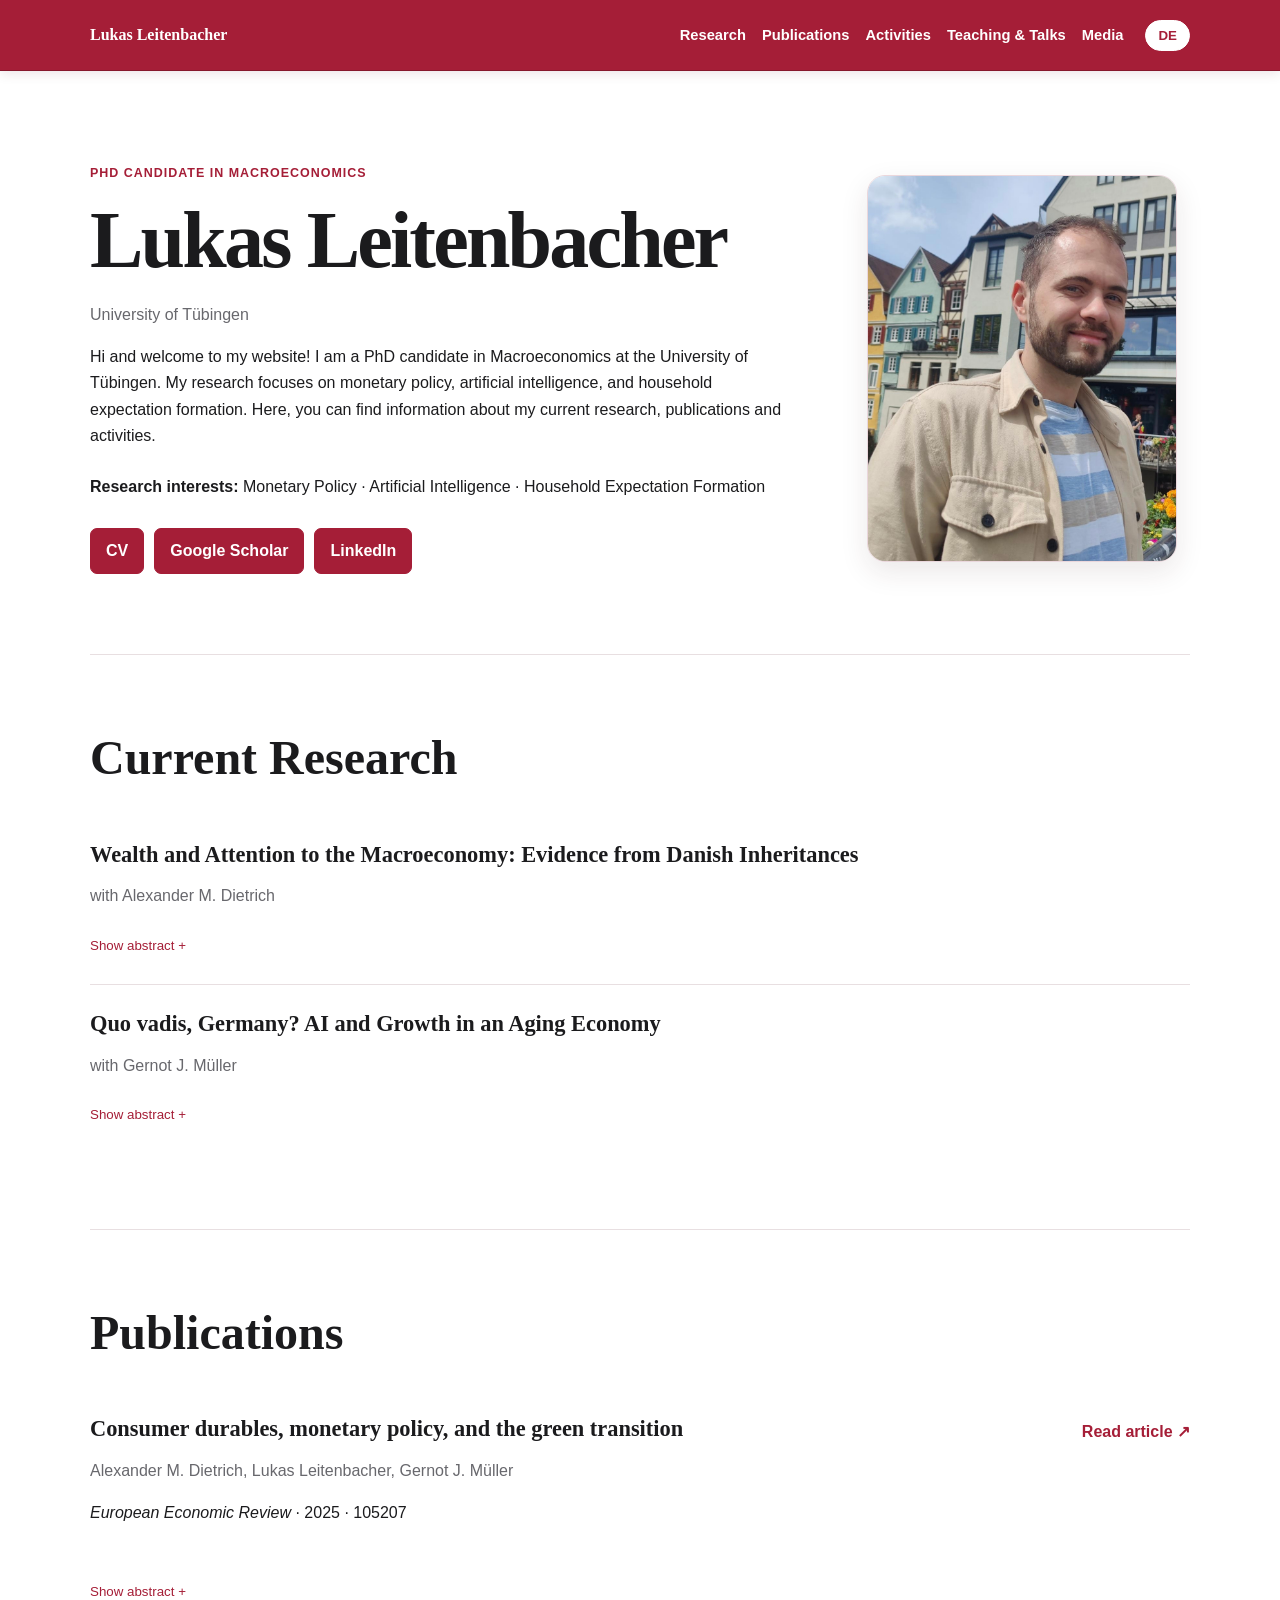
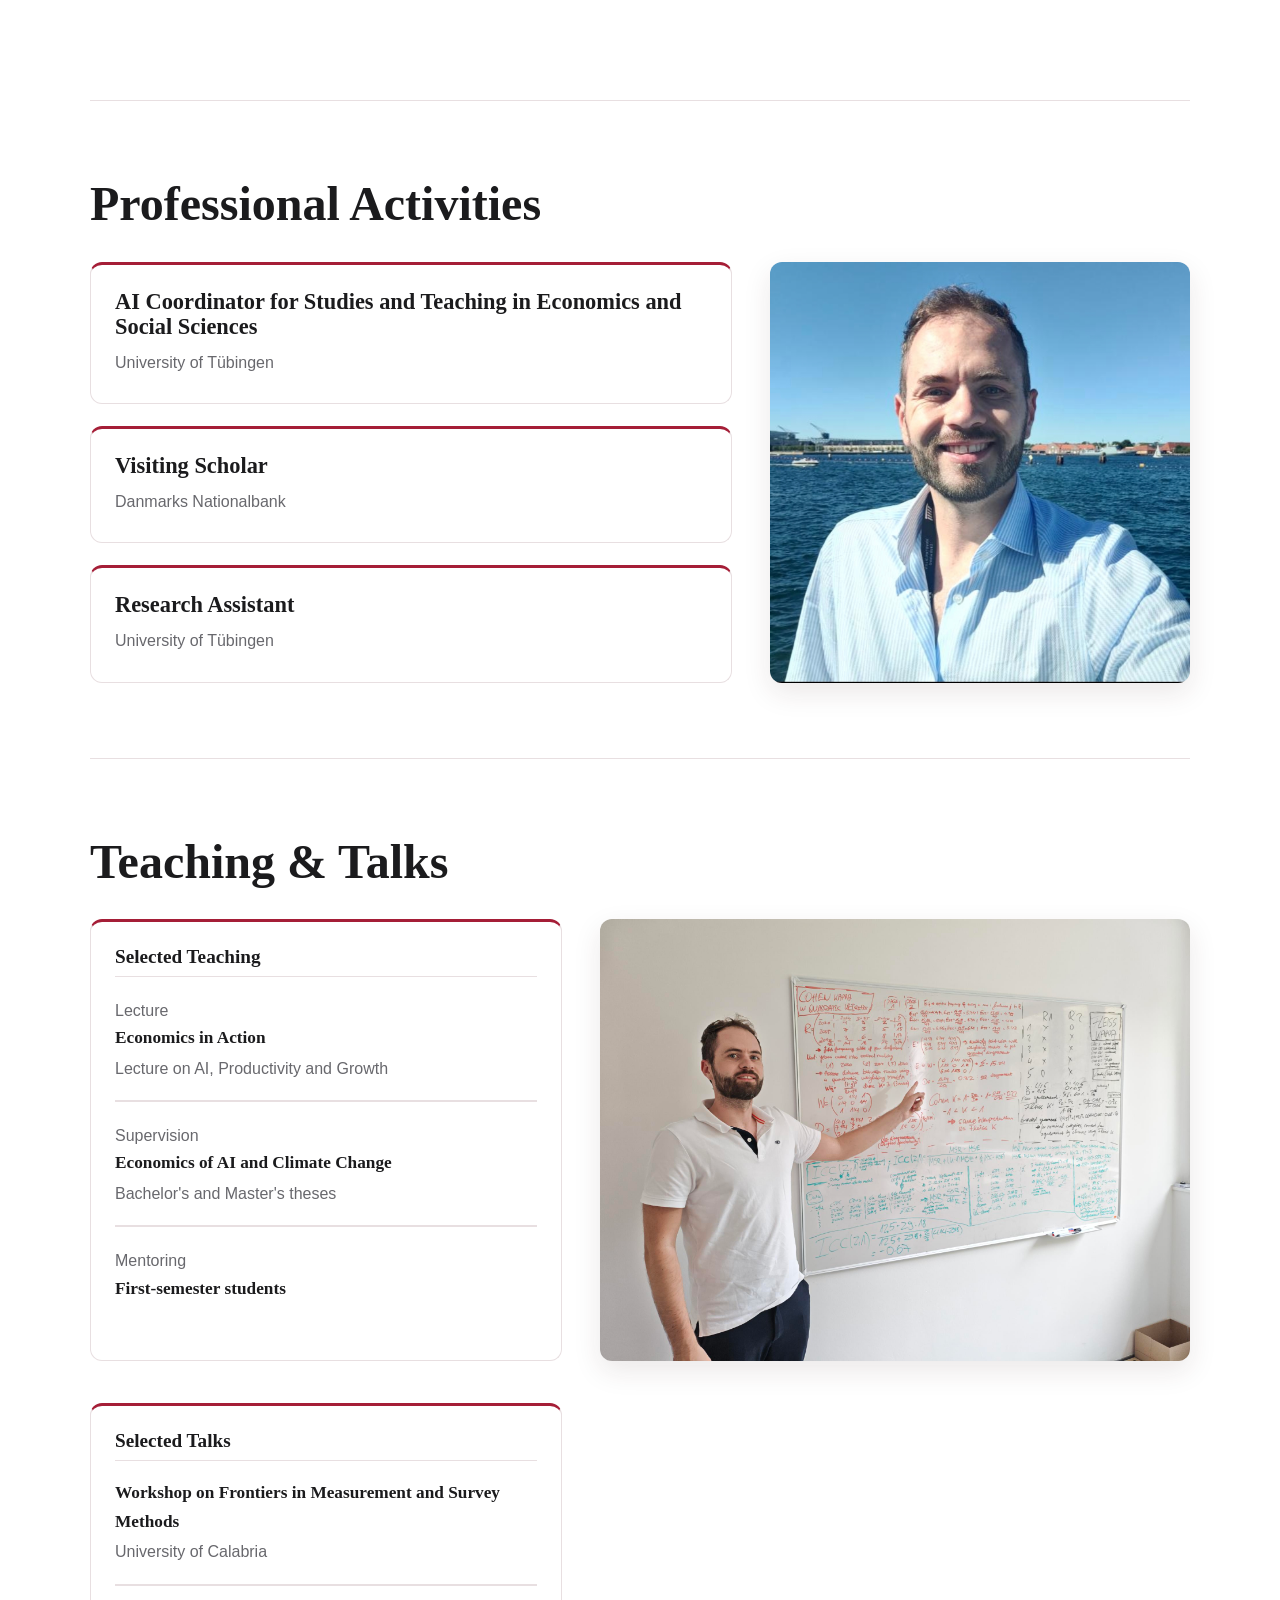
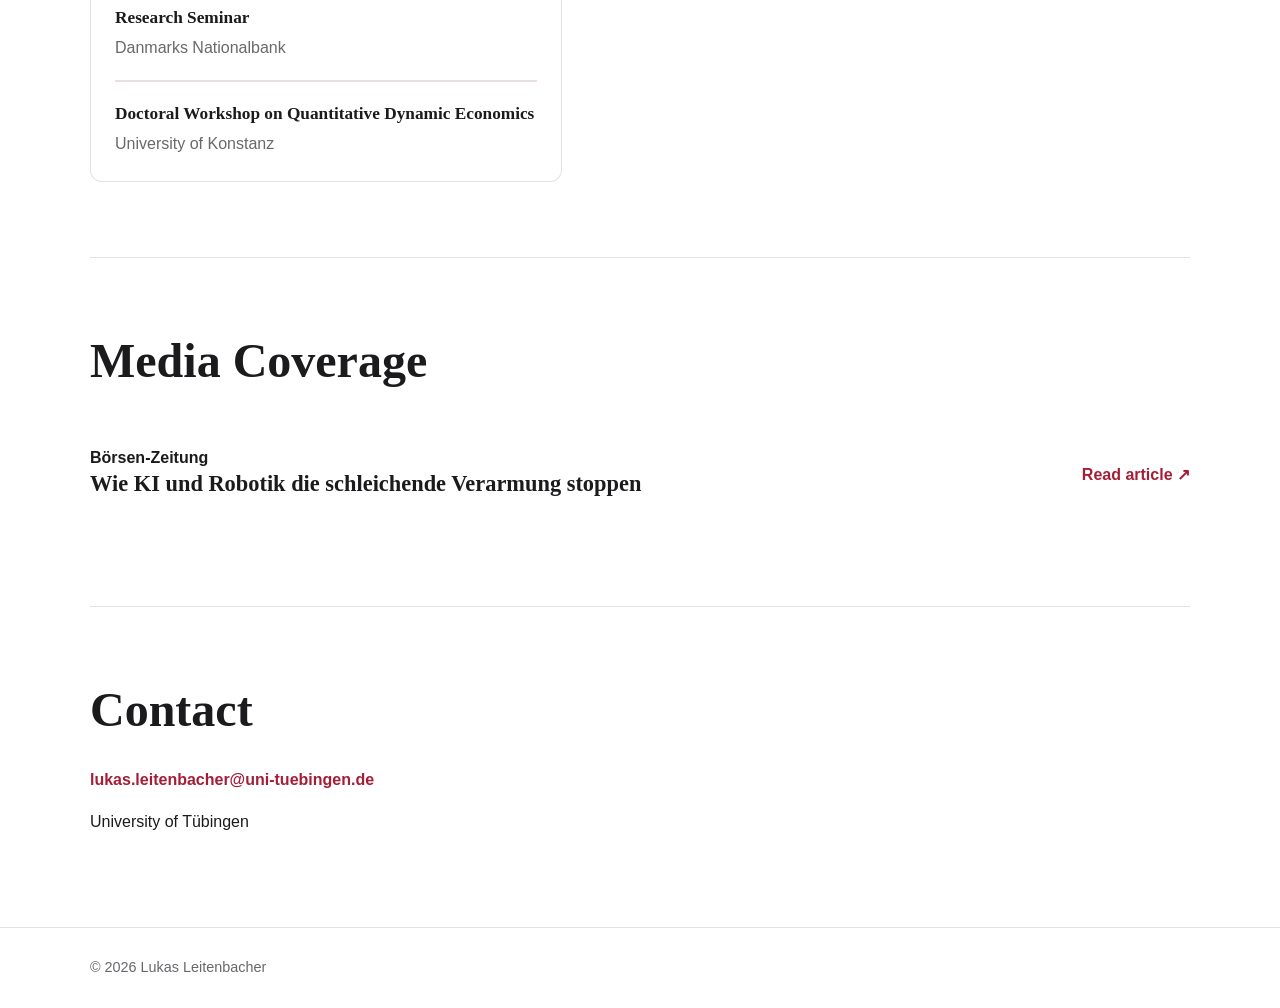
<file: index.html>
<!DOCTYPE html><html lang="en"><head><meta charset="UTF-8"><meta name="viewport" content="width=device-width,initial-scale=1"><title>Lukas Leitenbacher | Macroeconomics</title><link rel="stylesheet" href="styles.css"><link rel="icon" type="image/png" href="Fuchs_Website.png"></head><body><header><div class="wrap nav"><a class="brand" href="#top">Lukas Leitenbacher</a><nav><a href="#research" data-i18n="research">Research</a><a href="#publications" data-i18n="publications">Publications</a><a href="#activities" data-i18n="activitiesNav">Activities</a><a href="#teaching" data-i18n="teachingTalks">Teaching &amp; Talks</a><a href="#media" data-i18n="media">Media</a></nav><button id="lang">DE</button></div></header><main id="top"><section class="hero wrap"><div class="hero-content"><div class="hero-heading"><p class="eyebrow" data-i18n="role">PhD Candidate in Macroeconomics</p><h1>Lukas Leitenbacher</h1><p class="muted" data-i18n="uni">University of Tübingen</p></div><div class="hero-intro"><p data-i18n="intro">Hi and welcome to my website! I am a PhD candidate in Macroeconomics at the University of Tübingen. My research focuses on monetary policy, artificial intelligence, and household expectation formation. Here, you can find information about my current research, publications and activities.</p><p class="interests"><strong data-i18n="interests">Research interests:</strong> <span data-i18n="i1">Monetary Policy</span> · <span data-i18n="i2">Artificial Intelligence</span> · <span data-i18n="i3">Household Expectation Formation</span></p><div class="buttons"><a class="btn primary" href="cv.pdf">CV</a><a class="btn primary" href="https://scholar.google.com/citations?user=tDDZ3VgAAAAJ&hl=de" target="_blank" rel="noopener noreferrer">Google Scholar</a><a class="btn primary" href="https://www.linkedin.com/in/lukas-leitenbacher/" target="_blank" rel="noopener noreferrer">LinkedIn</a></div></div></div><div class="photo"><img src="portrait.jpg" alt="Portrait of Lukas Leitenbacher"></div></section><section class="section wrap" id="research"><h2>Current Research</h2><article><h3>Wealth and Attention to the Macroeconomy: Evidence from Danish Inheritances</h3><p class="muted"><span data-i18n="with">with</span> Alexander M. Dietrich</p><button class="abstract-btn" data-i18n="show">Show abstract</button><div class="abstract" hidden><p class="en">Do wealthier households pay more attention to macroeconomic developments? This paper provides causal evidence on the role of personal wealth in shaping the accuracy of inflation forecasts. We combine household expectations data from Denmark with administrative records on wealth and exploit quasi-random variation in the timing of inheritances as an instrument for personal assets. Guided by a parsimonious rational inattention model, we interpret the size of inflation forecast errors as a proxy for households’ attention to inflation. Instrumental variable estimates show that exogenous, inheritance-related increases in assets reduce absolute forecast errors by about 0.3 percentage points. Our findings highlight wealth as a key determinant of heterogeneity in macroeconomic expectations formation with implications for monetary policy and household finance.</p><p class="de" hidden>Achten wohlhabende Haushalte stärker auf makroökonomische Entwicklungen? Diese Studie liefert kausale Evidenz dafür, wie persönliches Vermögen die Genauigkeit von Inflationserwartungen beeinflusst. Wir verbinden Haushaltsbefragungen aus Dänemark mit administrativen Vermögensdaten und nutzen quasi-zufällige Unterschiede im Zeitpunkt von Erbschaften als Instrument für das persönliche Vermögen. Auf Grundlage eines Modells rationaler Unaufmerksamkeit interpretieren wir die Größe von Inflationsprognosefehlern als Maß für die Aufmerksamkeit gegenüber Inflation. Die IV-Schätzungen zeigen, dass exogene, erbbedingte Vermögenszuwächse absolute Prognosefehler um etwa 0,3 Prozentpunkte reduzieren. Die Ergebnisse unterstreichen Vermögen als wichtigen Treiber heterogener makroökonomischer Erwartungsbildung – mit Implikationen für Geldpolitik und Haushaltsfinanzen.</p></div></article><article><h3>Quo vadis, Germany? AI and Growth in an Aging Economy</h3><p class="muted"><span data-i18n="with">with</span> Gernot J. Müller</p><button class="abstract-btn" data-i18n="show">Show abstract</button><div class="abstract" hidden><p class="en">We quantify the automation potential of artificial intelligence and its implications for long-run growth in Germany. Using large reasoning models and occupation-level task data, we project that 77% of current labor volume could be fully automated by AI until 2060. In an endogenous growth model, we show that continued automation is necessary to offset demographic headwinds and maintain current living standards, while restoring Germany&apos;s historical rate of per capita growth requires automation of about 3% per year. The AI-based projection exceeds this threshold, raising long-run growth above its historical trend and increasing GDP per capita by around 50% relative to a trend-recovery scenario.</p><p class="de" hidden>Wir quantifizieren das Automatisierungspotenzial künstlicher Intelligenz und dessen Auswirkungen auf das langfristige Wachstum in Deutschland. Mithilfe von KI-gestützten Reasoning-Modellen und tätigkeitsbezogener Berufsdaten prognostizieren wir, dass bis 2060 rund 77% des heutigen Arbeitsvolumens vollständig durch KI automatisierbar sind. In einem endogenen Wachstumsmodell zeigen wir, dass fortgesetzte Automatisierung notwendig ist, um demografischen Gegenwind auszugleichen und den heutigen Lebensstandard zu halten. Um Deutschlands historisches Pro-Kopf-Wachstum wieder zu erreichen, wäre eine Automatisierungsrate von etwa 3% pro Jahr erforderlich. Unsere KI-basierte Projektion liegt über dieser Schwelle und hebt das langfristige Wachstum über seinen historischen Trend; das BIP pro Kopf steigt dabei um rund 50% gegenüber einem Szenario bloßer Trendrückkehr.</p></div></article></section><section class="section wrap" id="publications"><h2 data-i18n="publications">Publications</h2><article class="publication-row"><div><h3>Consumer durables, monetary policy, and the green transition</h3><p class="muted">Alexander M. Dietrich, Lukas Leitenbacher, Gernot J. Müller</p><p><em>European Economic Review</em> · 2025 · 105207</p></div><a class="article-link" href="https://www.sciencedirect.com/science/article/pii/S0014292125002570" target="_blank" rel="noopener noreferrer" data-i18n="read">Read article ↗</a><button class="abstract-btn" data-i18n="show">Show abstract</button><div class="abstract" hidden><p class="en">As part of the green transition, the European cap-and-trade scheme for CO<sub>2</sub> emissions will be extended to include consumer durables. We propose a New Keynesian model that features both “brown” and “green” durable goods, and show that if monetary policy follows a business-as-usual approach, the green transition will be inflationary, with headline inflation rising by up to 20 basis points. Monetary policy faces a tradeoff: strictly targeting headline inflation slows the green transition, as purchases of green durables are particularly sensitive to interest rates. We explore this tradeoff by comparing adjustment dynamics under a headline-inflation target and a core-inflation target.</p><p class="de" hidden>Im Zuge der grünen Transformation wird das europäische Emissionshandelssystem für CO<sub>2</sub> auf langlebige Konsumgüter ausgeweitet. Wir entwickeln ein neu-keynesianisches Modell mit „braunen“ (emissionsintensiven) und „grünen“ (umweltfreundlichen) langlebigen Gütern und zeigen, dass die grüne Transformation inflationär wirkt, wenn die Geldpolitik ihrem üblichen Reaktionsmuster folgt: Die Gesamtinflation steigt dabei um bis zu 20 Basispunkte. Für die Geldpolitik entsteht ein Zielkonflikt: Eine strikte Stabilisierung der Gesamtinflation verlangsamt die grüne Transformation, da die Nachfrage nach grünen langlebigen Gütern besonders zinssensitiv ist. Wir untersuchen diesen Zielkonflikt, indem wir die Anpassungsdynamik unter einem Ziel für Gesamtinflation mit jener unter einem Ziel für Kerninflation vergleichen.</p></div></article></section><section class="section wrap" id="activities"><h2 data-i18n="activities">Professional Activities</h2><div class="activities-layout"><div class="activity-grid"><article class="activity-card"><h3 data-i18n="aiRole">AI Coordinator for Studies and Teaching in Economics and Social Sciences</h3><p class="muted" data-i18n="uni">University of Tübingen</p></article><article class="activity-card"><h3 data-i18n="visiting">Visiting Scholar</h3><p class="muted">Danmarks Nationalbank</p></article><article class="activity-card"><h3 data-i18n="researchAssistant">Research Assistant</h3><p class="muted" data-i18n="uni">University of Tübingen</p></article></div><figure class="activity-photo"><img src="media/professional-activities.jpg" alt="Lukas Leitenbacher by the waterfront in Copenhagen" width="1280" height="1283" loading="lazy" decoding="async"></figure></div></section><section class="section wrap" id="teaching"><h2 data-i18n="teachingTalks">Teaching &amp; Talks</h2><div class="teaching-layout"><div class="teaching-content"><div class="teaching-block"><h3 class="talks-heading" data-i18n="selectedTeaching">Selected Teaching</h3><div class="talk-list"><article class="talk-row"><div><span data-i18n="lecture">Lecture</span><strong>Economics in Action</strong><span data-i18n="lectureDesc">Lecture on AI, Productivity and Growth</span></div></article><article class="talk-row"><div><span data-i18n="supervision">Supervision</span><strong data-i18n="supervisionTitle">Economics of AI and Climate Change</strong><span data-i18n="supervisionDesc">Bachelor's and Master's theses</span></div></article><article class="talk-row"><div><span data-i18n="mentoring">Mentoring</span><strong data-i18n="mentoringTitle">First-semester students</strong></div></article></div></div><div class="talks-block"><h3 class="talks-heading" data-i18n="selectedTalks">Selected Talks</h3><div class="talk-list"><article class="talk-row"><div><strong>Workshop on Frontiers in Measurement and Survey Methods</strong><span>University of Calabria</span></div></article><article class="talk-row"><div><strong>Research Seminar</strong><span>Danmarks Nationalbank</span></div></article><article class="talk-row"><div><strong>Doctoral Workshop on Quantitative Dynamic Economics</strong><span>University of Konstanz</span></div></article></div></div></div><figure class="teaching-photo"><img src="media/teaching-talks.jpg" alt="Lukas Leitenbacher explaining statistical methods at a whiteboard" width="2048" height="1536" loading="lazy" decoding="async"></figure></div></section><section class="section wrap" id="media"><h2 data-i18n="mediaCoverage">Media Coverage</h2><article class="media-row"><div><strong>Börsen-Zeitung</strong><h3>Wie KI und Robotik die schleichende Verarmung stoppen</h3></div><a href="https://www.boersen-zeitung.de/meinung-analyse/wie-ki-und-robotik-die-schleichende-verarmung-stoppen" target="_blank" data-i18n="read">Read article ↗</a></article></section><section class="section wrap"><h2 data-i18n="contact">Contact</h2><p><a href="mailto:lukas.leitenbacher@uni-tuebingen.de">lukas.leitenbacher@uni-tuebingen.de</a></p><p data-i18n="uni">University of Tübingen</p></section></main><footer><div class="wrap">© 2026 Lukas Leitenbacher</div></footer><script src="script.js"></script></body></html>
</file>
<file: styles.css>
:root{--red:#a51e37;--red-dark:#86172c;--dark:#1b1b1d;--muted:#68686d;--line:#e8dfe1;--soft:#faf4f5}*{box-sizing:border-box}html{scroll-behavior:smooth}body{margin:0;font-family:Inter,-apple-system,BlinkMacSystemFont,"Segoe UI",sans-serif;color:var(--dark);line-height:1.65;background:#fff}.wrap{width:min(1100px,calc(100% - 40px));margin:auto}header{position:sticky;top:0;background:var(--red);border-bottom:1px solid var(--red-dark);z-index:10;box-shadow:0 2px 12px rgba(86,14,34,.12)}.nav{min-height:70px;display:flex;align-items:center;gap:22px}.brand{font-family:Georgia,serif;font-weight:700;text-decoration:none;margin-right:auto;color:#fff}.brand:visited{color:#fff}nav{display:flex;gap:16px;flex-wrap:wrap}nav a{color:#fff;text-decoration:none;font-size:.92rem;font-weight:700;transition:opacity .15s ease}nav a:visited{color:#fff}nav a:hover{color:#fff;opacity:.78}#lang{border:1px solid #fff;background:#fff;color:var(--red);font-weight:800;border-radius:999px;padding:7px 12px;cursor:pointer;transition:background .15s ease,color .15s ease}#lang:hover{background:transparent;color:#fff}.hero{display:grid;grid-template-columns:1.45fr .7fr;gap:70px;align-items:center;padding:92px 0 80px}.eyebrow{color:var(--red);font-weight:800;letter-spacing:.08em;text-transform:uppercase;font-size:.78rem;margin:0 0 10px}h1,h2,h3{font-family:Georgia,"Times New Roman",serif;line-height:1.15}h1{font-size:clamp(2.8rem,7vw,5rem);margin:0 0 10px;letter-spacing:-.035em}h2{font-size:clamp(2rem,4vw,3rem);margin:0 0 30px}h3{font-size:1.4rem;margin:0 0 8px}.muted{color:var(--muted)}.interests{margin-top:24px}.buttons{display:flex;gap:10px;flex-wrap:wrap;margin-top:28px}.btn{border:1px solid var(--red);border-radius:7px;padding:9px 15px;text-decoration:none;font-weight:700;color:var(--red);transition:background .15s ease,color .15s ease,border-color .15s ease}.btn:visited{color:var(--red)}.btn.primary{background:var(--red);border-color:var(--red);color:#fff}.btn.primary:visited{color:#fff}.btn.primary:hover{background:var(--red-dark);border-color:var(--red-dark);color:#fff}.photo{display:flex;justify-content:center}.photo img{display:block;width:min(100%,310px);aspect-ratio:4/5;object-fit:cover;object-position:center center;border-radius:18px;border:1px solid #ead7dc;box-shadow:0 10px 28px rgba(58,28,34,.10)}.section{padding:75px 0;border-top:1px solid var(--line)}article{padding:26px 0;border-top:1px solid var(--line)}article:first-of-type{border-top:0}h3 a,.media-row h3 a{color:var(--dark);text-decoration:none;transition:color .15s ease}h3 a:visited,.media-row h3 a:visited{color:var(--dark)}h3 a:hover,.media-row h3 a:hover{color:var(--red)}.abstract-btn{border:0;background:transparent;color:var(--red);font:700 1rem inherit;padding:0;margin-top:12px;cursor:pointer}.abstract-btn:after{content:" +"}.abstract-btn.open:after{content:" −"}.abstract{max-width:850px;margin-top:16px;padding:18px 20px;background:var(--soft);border-left:3px solid var(--red);border-radius:0 8px 8px 0}.abstract p{margin:0}.media-row{display:flex;justify-content:space-between;gap:30px;align-items:center}.media-row>a{color:var(--red);font-weight:700;text-decoration:none;white-space:nowrap}.media-row>a:visited{color:var(--red)}.media-row>a:hover{color:var(--red-dark)}section:last-of-type a[href^="mailto:"]{color:var(--red);text-decoration:none;font-weight:700}section:last-of-type a[href^="mailto:"]:visited{color:var(--red)}section:last-of-type a[href^="mailto:"]:hover{color:var(--red-dark)}footer{border-top:1px solid var(--line);padding:28px 0;color:var(--muted);font-size:.9rem}@media(max-width:900px){nav{display:none}.hero{grid-template-columns:1fr;gap:38px;padding-top:55px}.hero-content{display:contents}.hero-heading{grid-row:1}.hero-heading>p:last-child{margin-bottom:0}.hero-intro{grid-row:3}.hero-intro>p:first-child{margin-top:0}.photo{justify-content:flex-start;grid-row:2}.photo img{width:240px}.media-row{align-items:flex-start;flex-direction:column}}@media(max-width:560px){.wrap{width:min(1100px,calc(100% - 28px))}.section{padding:55px 0}.hero{padding-bottom:58px}}

.publication-row{display:grid;grid-template-columns:1fr auto;gap:30px;align-items:start}.publication-row .abstract-btn,.publication-row .abstract{grid-column:1/-1}.publication-row .abstract-btn{justify-self:start;text-align:left}.article-link{color:var(--red);font-weight:700;text-decoration:none;white-space:nowrap;padding-top:3px}.article-link:visited{color:var(--red)}.article-link:hover{color:var(--red-dark)}@media(max-width:900px){.publication-row{grid-template-columns:1fr}.publication-row .article-link{justify-self:start}.publication-row .abstract-btn,.publication-row .abstract{grid-column:1}}

.activity-grid{display:grid;grid-template-columns:minmax(0,1fr);gap:22px}.activity-card,.teaching-block,.talks-block{border:1px solid var(--line);border-radius:12px;padding:24px;background:#fff;border-top:3px solid var(--red)}.activity-card h3{margin-bottom:10px}.activity-card p{margin:0}@media(max-width:900px){.activity-grid{grid-template-columns:1fr}}
.activity-card:first-of-type{border-top:3px solid var(--red)}

.talks-block{margin-top:42px}.talks-heading{font-size:1.2rem;margin:0 0 8px;color:var(--dark)}.talk-list{border-top:1px solid var(--line)}.talk-row{padding:18px 0;border-bottom:1px solid var(--line)}.talk-row strong{display:block;font-family:Georgia,"Times New Roman",serif;font-size:1.08rem}.talk-row span{display:block;color:var(--muted);margin-top:3px}.talk-row:first-of-type{border-top:0}

.talk-row:last-child{border-bottom:0;padding-bottom:0}

/* Teaching content and uncropped photograph share the section on wide screens. */
.teaching-layout,.activities-layout{display:grid;grid-template-columns:minmax(0,1.15fr) minmax(0,1fr);column-gap:38px;align-items:start}
.teaching-content{display:contents}
.teaching-layout .talks-block{grid-column:1;grid-row:2}
.teaching-layout .teaching-block{min-width:0}
.teaching-photo,.activity-photo{margin:0;min-width:0;grid-column:2;grid-row:1;align-self:start}
.teaching-photo img,.activity-photo img{display:block;width:100%;max-width:100%;height:auto;object-fit:contain;border-radius:12px;box-shadow:0 10px 28px rgba(58,28,34,.10)}
@media(max-width:900px){.teaching-layout,.activities-layout{grid-template-columns:1fr;gap:30px}.activities-layout .activity-grid{grid-row:2}.teaching-content{display:block;min-width:0;grid-row:2}.teaching-photo,.activity-photo{width:100%;max-width:640px;justify-self:start;grid-column:1;grid-row:1}}

.activity-photo{width:100%;max-width:420px}

@media(min-width:1101px){.activities-layout{grid-template-columns:minmax(0,1fr) 420px;align-items:stretch}.activities-layout .activity-grid{align-self:stretch}.activity-photo{align-self:stretch}.activity-photo img{height:100%;object-position:left top}}
@media(min-width:901px) and (max-width:1100px){.activities-layout{grid-template-columns:1fr;gap:30px}.activities-layout .activity-grid{grid-row:2}.activity-photo{justify-self:start;grid-column:1;grid-row:1}}

@media(min-width:1101px){.teaching-layout{grid-template-columns:minmax(0,.8fr) minmax(0,1fr);align-items:stretch}.teaching-layout .teaching-block{align-self:stretch}}
@media(min-width:901px) and (max-width:1100px){.teaching-layout{grid-template-columns:1fr;gap:30px}.teaching-content{display:block;min-width:0;grid-row:2}.teaching-photo{width:100%;max-width:640px;justify-self:start;grid-column:1;grid-row:1}}
</file>
